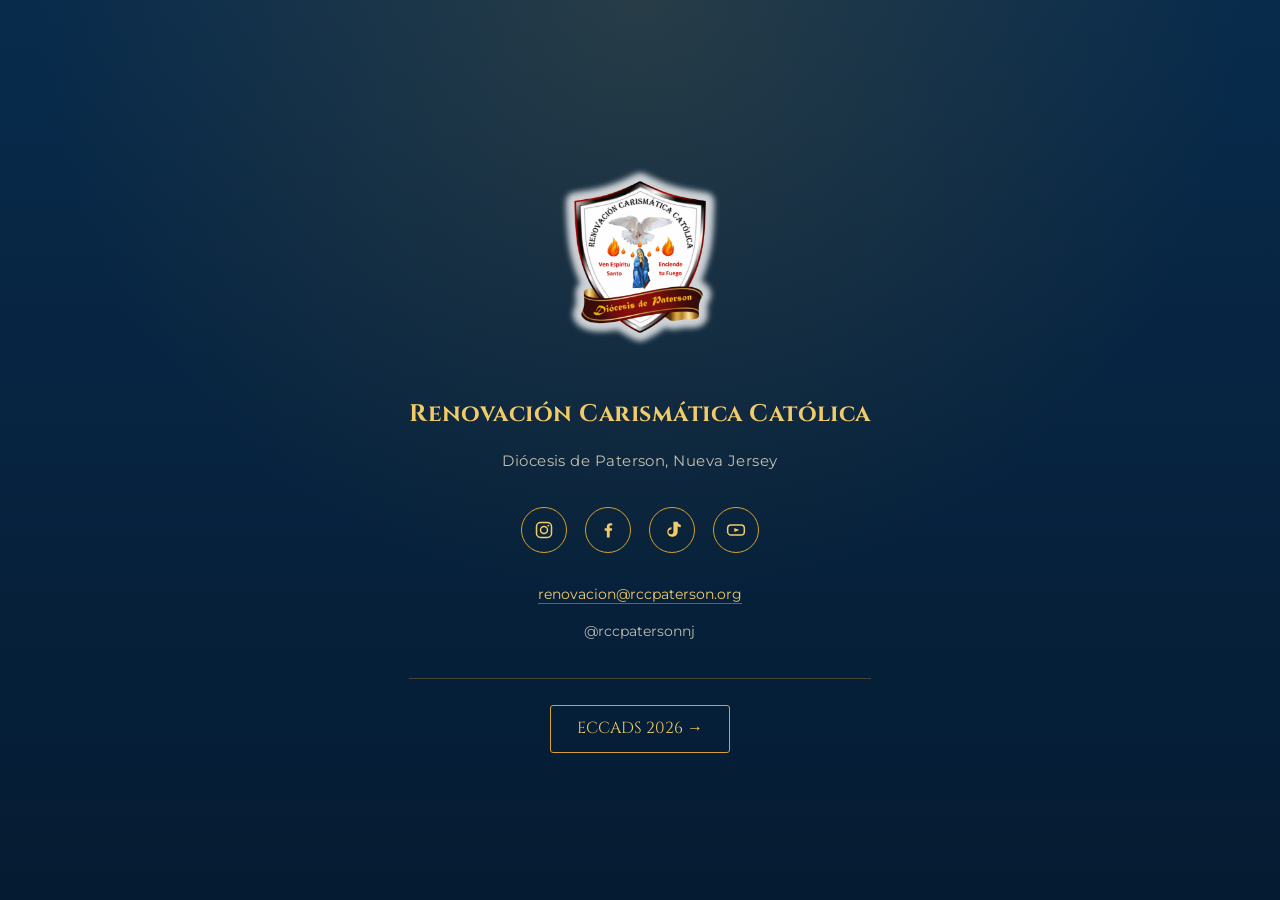
<file: index.html>
<!DOCTYPE html>
<html lang="es">
<head>
<meta charset="UTF-8">
<meta name="viewport" content="width=device-width, initial-scale=1.0">
<title>Renovación Carismática Católica — Diócesis de Paterson</title>
<meta name="description" content="Renovación Carismática Católica de la Diócesis de Paterson, NJ. Encuéntranos en redes sociales.">
<link rel="icon" type="image/x-icon" href="favicon.ico">
<link rel="icon" type="image/png" sizes="32x32" href="assets/img/favicon/favicon-32x32.png">
<link rel="icon" type="image/png" sizes="16x16" href="assets/img/favicon/favicon-16x16.png">
<link rel="apple-touch-icon" href="apple-touch-icon.png">
<link rel="manifest" href="site.webmanifest">
<link rel="preconnect" href="https://fonts.googleapis.com">
<link rel="preconnect" href="https://fonts.gstatic.com" crossorigin>
<link href="https://fonts.googleapis.com/css2?family=Cinzel:wght@500;600;700&family=Montserrat:wght@400;500;600;700&display=swap" rel="stylesheet">
<link rel="stylesheet" href="assets/css/style.css">
</head>
<body class="index-page">

  <div class="index-card">
    <img class="index-logo" src="assets/img/rcc-logo.png" alt="Logo Renovación Carismática Católica de la Diócesis de Paterson">

    <h1>Renovación Carismática Católica</h1>
    <p class="tagline">Diócesis de Paterson, Nueva Jersey</p>

    <div class="social-row" aria-label="Redes sociales">
      <a href="https://instagram.com/rccpatersonnj" target="_blank" rel="noopener" aria-label="Instagram">
        <svg viewBox="0 0 24 24"><rect x="3" y="3" width="18" height="18" rx="5" fill="none" stroke="currentColor" stroke-width="1.8"/><circle cx="12" cy="12" r="4.2" fill="none" stroke="currentColor" stroke-width="1.8"/><circle cx="17.2" cy="6.8" r="1.1" fill="currentColor"/></svg>
      </a>
      <a href="https://facebook.com/rccpatersonnj" target="_blank" rel="noopener" aria-label="Facebook">
        <svg viewBox="0 0 24 24"><path d="M14 21v-8h2.6l.4-3H14V8c0-.9.3-1.5 1.6-1.5H17V4c-.3 0-1.3-.1-2.4-.1-2.4 0-4 1.5-4 4.1V10H8v3h2.6v8h3.4z" fill="currentColor"/></svg>
      </a>
      <a href="https://tiktok.com/@rccpatersonnj" target="_blank" rel="noopener" aria-label="TikTok">
        <svg viewBox="0 0 24 24"><path d="M16 2h2.8c.3 2 1.8 3.5 3.7 3.8v2.9c-1.4 0-2.7-.4-3.7-1.1v6.6c0 3.4-2.7 6-6.1 6a6 6 0 0 1-1.4-11.9v3.1a2.9 2.9 0 1 0 2.4 2.9V2z" fill="currentColor"/></svg>
      </a>
      <a href="https://youtube.com/@rccpatersonnj" target="_blank" rel="noopener" aria-label="YouTube">
        <svg viewBox="0 0 24 24"><rect x="2" y="6" width="20" height="12" rx="4" fill="none" stroke="currentColor" stroke-width="1.8"/><path d="M10 9.5l6 2.5-6 2.5z" fill="currentColor"/></svg>
      </a>
    </div>

    <p class="contact-line">
      <a href="mailto:renovacion@rccpaterson.org">renovacion@rccpaterson.org</a>
    </p>
    <p class="contact-line">@rccpatersonnj</p>

    <div class="index-eccads-link">
      <a href="eccads/index.html">ECCADS 2026 →</a>
    </div>
  </div>

</body>
</html>
</file>
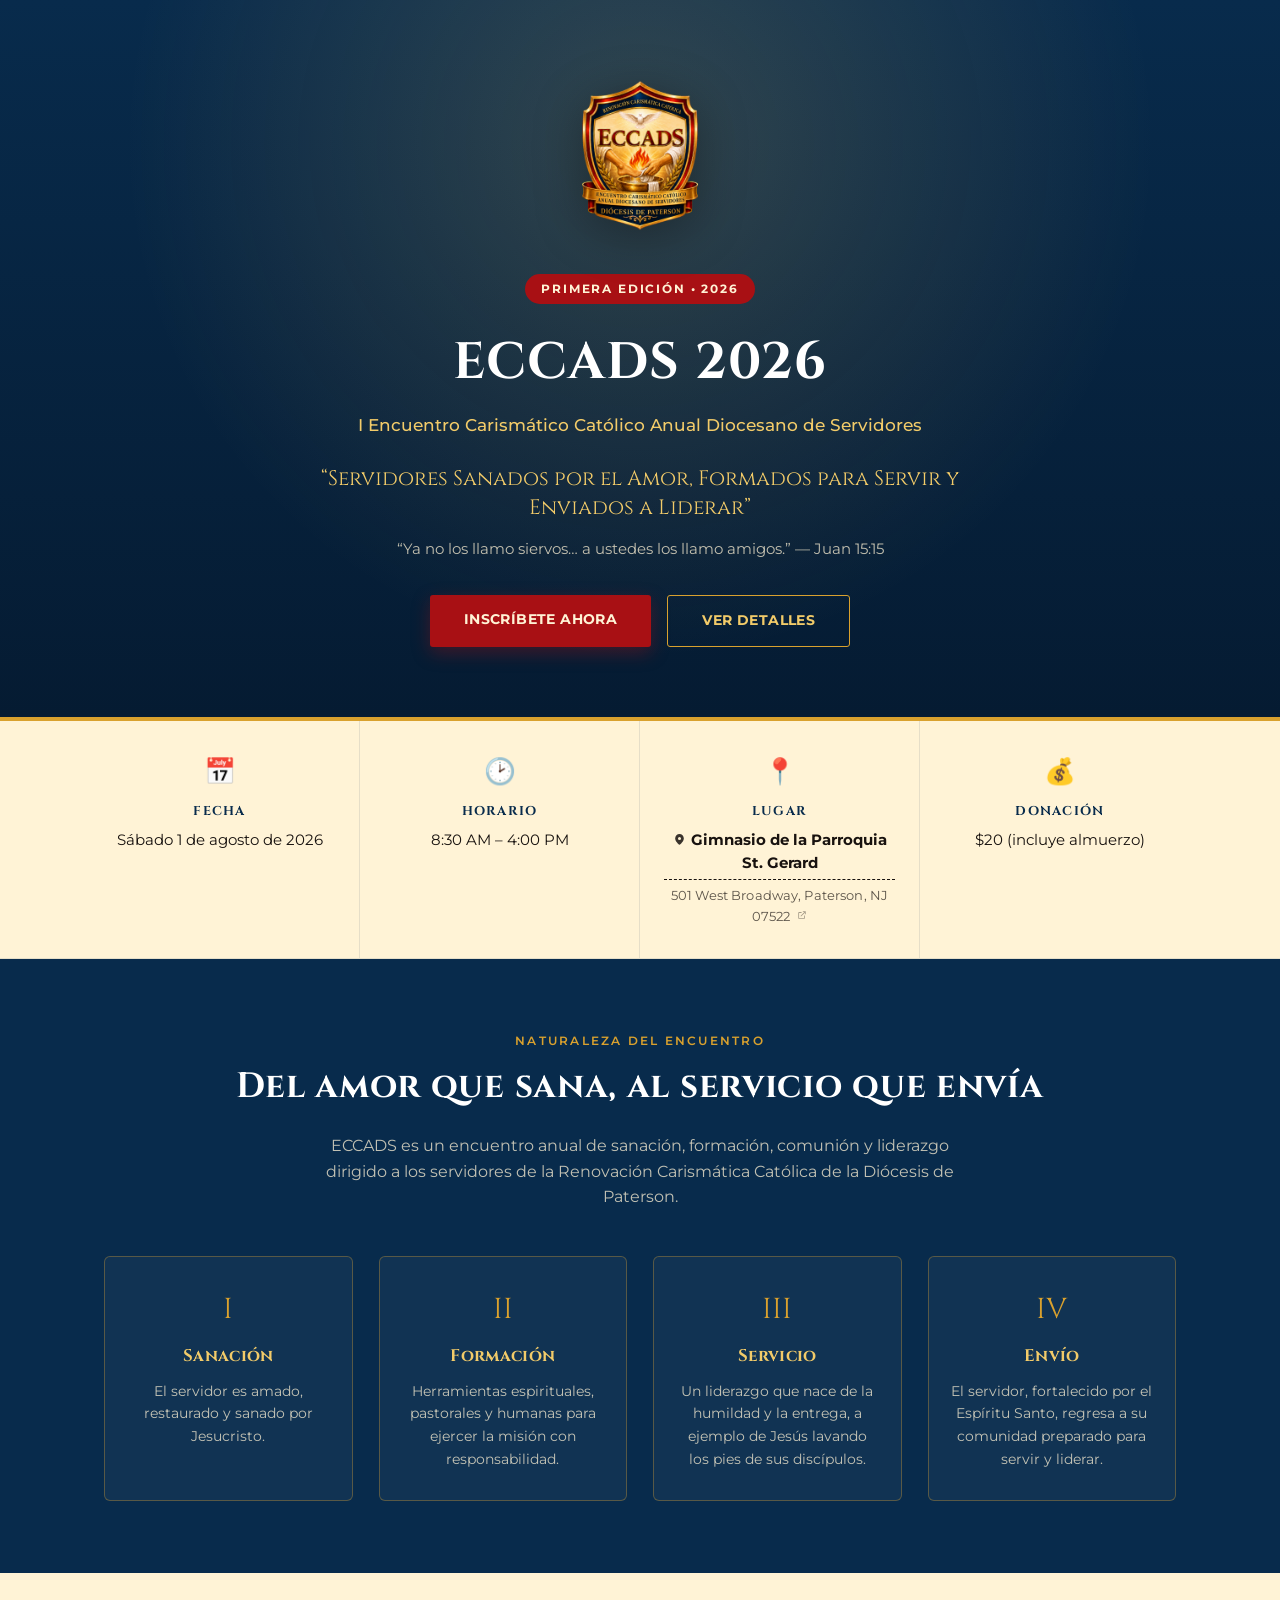
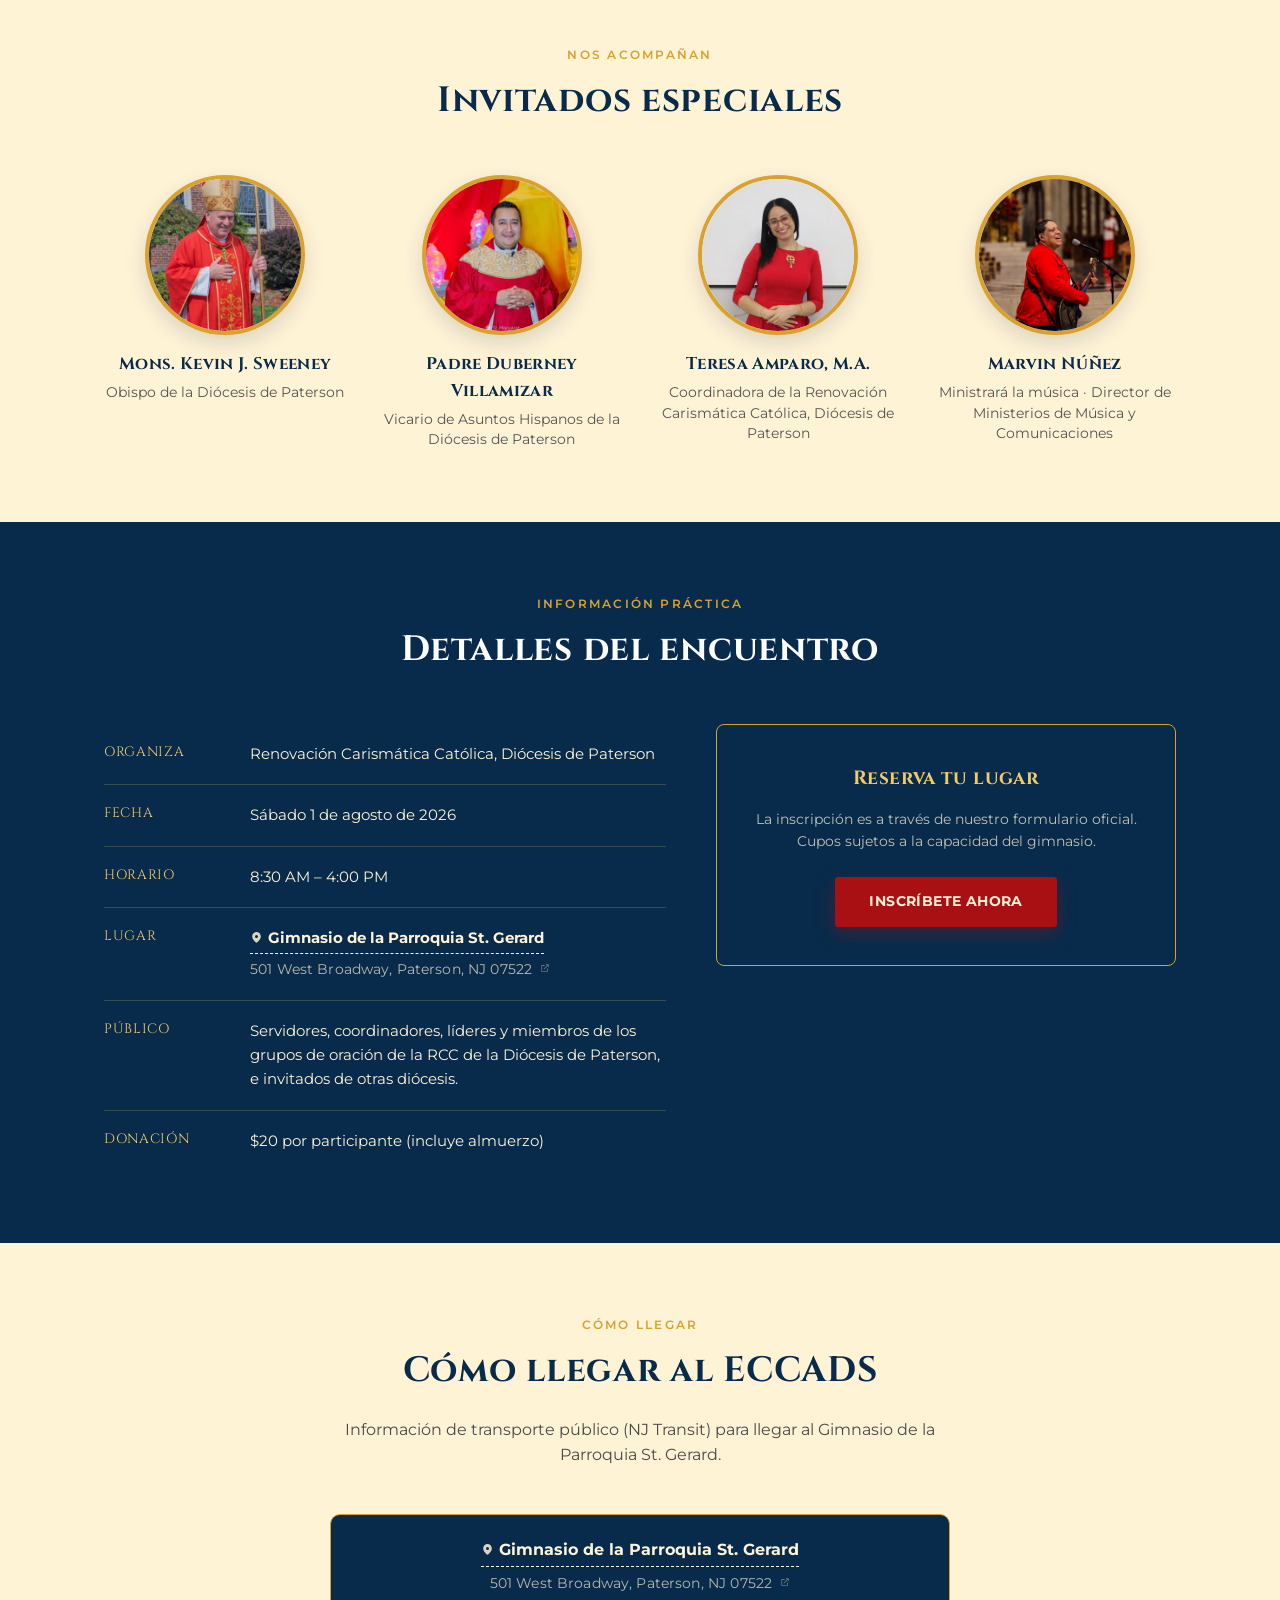
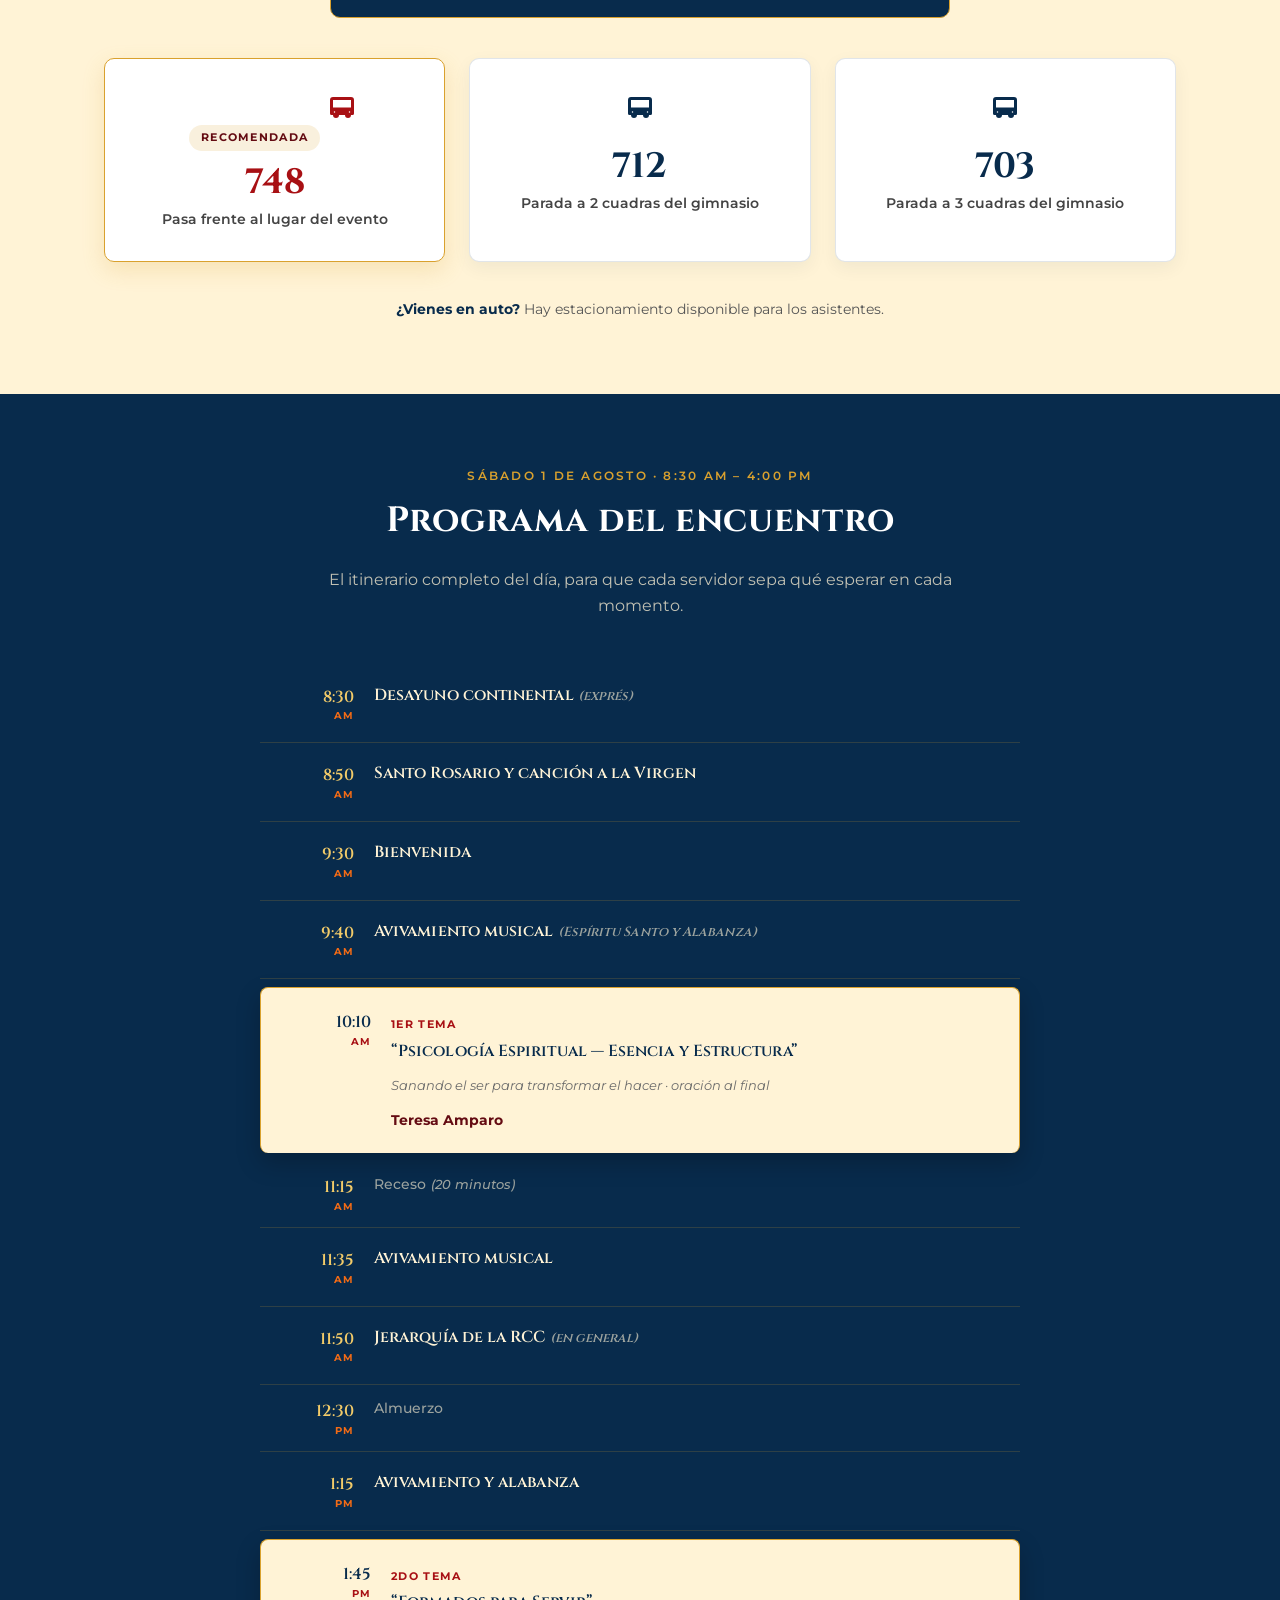
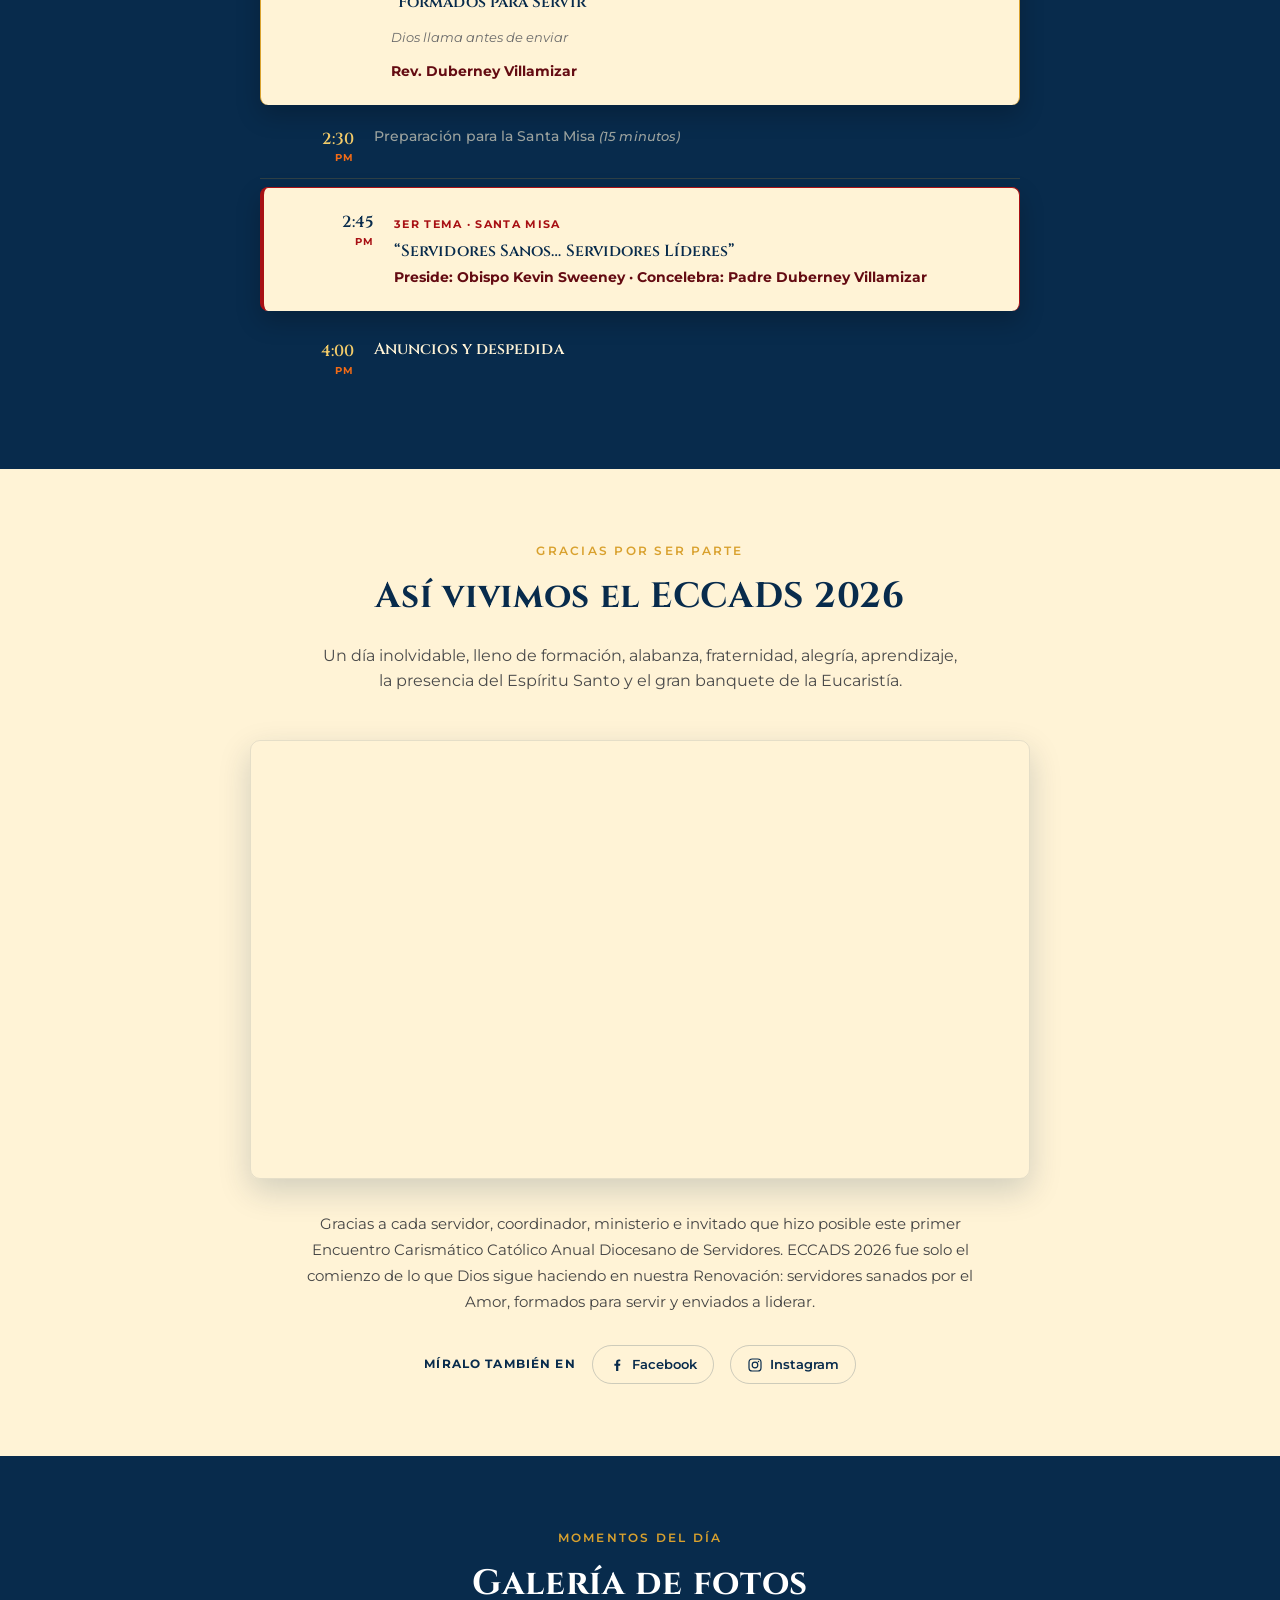
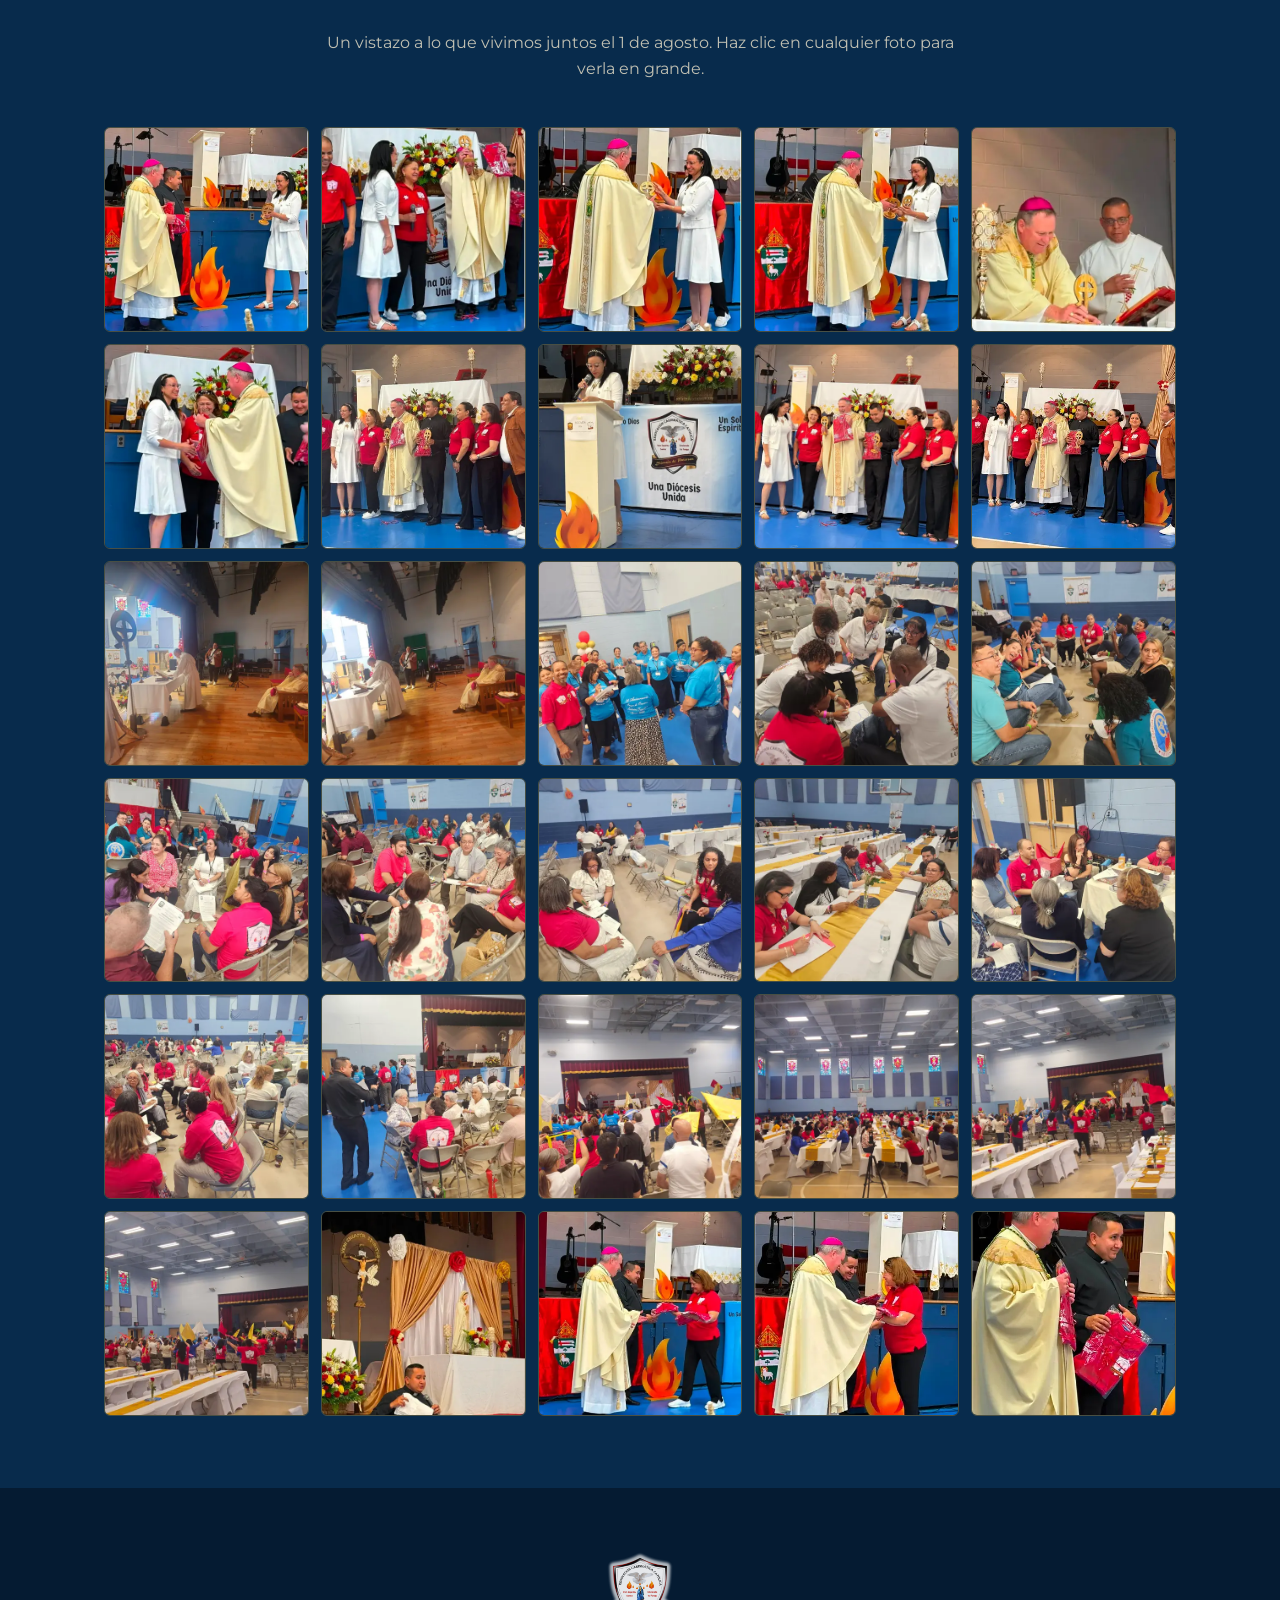
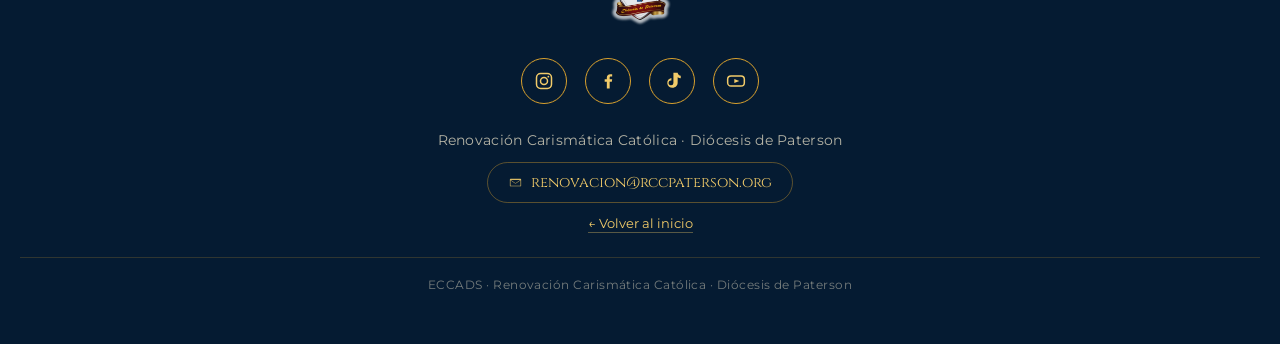
<file: eccads/index.html>
<!DOCTYPE html>
<html lang="es">
<head>
<meta charset="UTF-8">
<meta name="viewport" content="width=device-width, initial-scale=1.0">
<title>ECCADS 2026 — I Encuentro Carismático Católico Anual Diocesano de Servidores</title>
<meta name="description" content="ECCADS 2026: I Encuentro Carismático Católico Anual Diocesano de Servidores. Sábado 1 de agosto de 2026, Gimnasio de la Parroquia St. Gerard, Paterson NJ.">

<meta property="og:type" content="website">
<meta property="og:url" content="https://rccpatersonnj.com/eccads/index.html">
<meta property="og:title" content="ECCADS 2026 — I Encuentro Carismático Católico Anual Diocesano de Servidores">
<meta property="og:description" content="Sábado 1 de agosto de 2026 · Gimnasio de la Parroquia St. Gerard, Paterson NJ. Inscríbete como servidor.">
<meta property="og:image" content="https://rccpatersonnj.com/eccads/og-image.jpg">
<meta property="og:image:width" content="1200">
<meta property="og:image:height" content="630">
<meta property="og:locale" content="es_US">

<meta name="twitter:card" content="summary_large_image">
<meta name="twitter:title" content="ECCADS 2026 — I Encuentro Carismático Católico Anual Diocesano de Servidores">
<meta name="twitter:description" content="Sábado 1 de agosto de 2026 · Gimnasio de la Parroquia St. Gerard, Paterson NJ. Inscríbete como servidor.">
<meta name="twitter:image" content="https://rccpatersonnj.com/eccads/og-image.jpg">

<link rel="icon" type="image/x-icon" href="../favicon.ico">
<link rel="icon" type="image/png" sizes="32x32" href="../assets/img/favicon/favicon-32x32.png">
<link rel="icon" type="image/png" sizes="16x16" href="../assets/img/favicon/favicon-16x16.png">
<link rel="apple-touch-icon" href="../apple-touch-icon.png">
<link rel="manifest" href="../site.webmanifest">
<link rel="preconnect" href="https://fonts.googleapis.com">
<link rel="preconnect" href="https://fonts.gstatic.com" crossorigin>
<link href="https://fonts.googleapis.com/css2?family=Cinzel:wght@500;600;700&family=Montserrat:wght@400;500;600;700&display=swap" rel="stylesheet">
<link rel="stylesheet" href="../assets/css/style.css">
</head>
<body class="eccads-page">

  <header class="hero">
    <div class="container">
      <img class="hero-logo" src="../assets/img/eccads-logo.png" alt="Logo oficial ECCADS">
      <span class="hero-edition">Primera Edición • 2026</span>
      <h1>ECCADS 2026</h1>
      <p class="full-name">I Encuentro Carismático Católico Anual Diocesano de Servidores</p>
      <p class="lema">&ldquo;Servidores Sanados por el Amor, Formados para Servir y Enviados a Liderar&rdquo;</p>
      <p class="verse">&ldquo;Ya no los llamo siervos&hellip; a ustedes los llamo amigos.&rdquo; — Juan 15:15</p>
      <div class="hero-cta">
        <a class="btn btn-primary" href="https://docs.google.com/forms/d/e/1FAIpQLSfWGhpYGumYRJthksFz5ZXPfr_h_rZX-LJPcoXhKN2o6TywMg/viewform" target="_blank" rel="noopener">Inscríbete ahora</a>
        <a class="btn btn-outline" href="#detalles">Ver detalles</a>
      </div>
    </div>
  </header>

  <div class="info-strip">
    <div class="container">
      <div class="info-item">
        <div class="icon">&#128197;</div>
        <h3>Fecha</h3>
        <p>Sábado 1 de agosto de 2026</p>
      </div>
      <div class="info-item">
        <div class="icon">&#128337;</div>
        <h3>Horario</h3>
        <p>8:30 AM – 4:00 PM</p>
      </div>
      <div class="info-item">
        <div class="icon">&#128205;</div>
        <h3>Lugar</h3>
        <p>
          <a class="map-link" href="https://maps.app.goo.gl/U6GXB4sNfSgPW2qm9" target="_blank" rel="noopener" aria-label="Abrir ubicación en el mapa">
            <span class="map-venue"><svg class="pin-icon" viewBox="0 0 24 24"><path d="M12 2C7.6 2 4 5.6 4 10c0 5.4 6.9 11.1 7.2 11.4a1.2 1.2 0 0 0 1.6 0C13.1 21.1 20 15.4 20 10c0-4.4-3.6-8-8-8zm0 10.8A2.8 2.8 0 1 1 12 7.2a2.8 2.8 0 0 1 0 5.6z"/></svg>Gimnasio de la Parroquia St. Gerard</span>
            <span class="map-address">501 West Broadway, Paterson, NJ 07522 <svg class="go-icon" viewBox="0 0 24 24"><path d="M14 3h7v7h-2V6.4l-9.3 9.3-1.4-1.4L17.6 5H14V3zM5 5h6v2H5v12h12v-6h2v6a2 2 0 0 1-2 2H5a2 2 0 0 1-2-2V7a2 2 0 0 1 2-2z"/></svg></span>
          </a>
        </p>
      </div>
      <div class="info-item">
        <div class="icon">&#128176;</div>
        <h3>Donación</h3>
        <p>$20 (incluye almuerzo)</p>
      </div>
    </div>
  </div>

  <section class="bg-navy" id="proposito">
    <div class="container">
      <div class="section-title">
        <span class="eyebrow">Naturaleza del encuentro</span>
        <h2>Del amor que sana, al servicio que envía</h2>
        <p>ECCADS es un encuentro anual de sanación, formación, comunión y liderazgo dirigido a los servidores de la Renovación Carismática Católica de la Diócesis de Paterson.</p>
      </div>
      <div class="pillars">
        <div class="pillar">
          <div class="num">I</div>
          <h3>Sanación</h3>
          <p>El servidor es amado, restaurado y sanado por Jesucristo.</p>
        </div>
        <div class="pillar">
          <div class="num">II</div>
          <h3>Formación</h3>
          <p>Herramientas espirituales, pastorales y humanas para ejercer la misión con responsabilidad.</p>
        </div>
        <div class="pillar">
          <div class="num">III</div>
          <h3>Servicio</h3>
          <p>Un liderazgo que nace de la humildad y la entrega, a ejemplo de Jesús lavando los pies de sus discípulos.</p>
        </div>
        <div class="pillar">
          <div class="num">IV</div>
          <h3>Envío</h3>
          <p>El servidor, fortalecido por el Espíritu Santo, regresa a su comunidad preparado para servir y liderar.</p>
        </div>
      </div>
    </div>
  </section>

  <section id="invitados">
    <div class="container">
      <div class="section-title">
        <span class="eyebrow">Nos acompañan</span>
        <h2>Invitados especiales</h2>
      </div>
      <div class="guests-grid">
        <div class="guest-card">
          <div class="guest-photo"><img src="../assets/img/guest-obispo-sweeney-sq.webp" alt="Monseñor Kevin J. Sweeney"></div>
          <h3>Mons. Kevin J. Sweeney</h3>
          <p>Obispo de la Diócesis de Paterson</p>
        </div>
        <div class="guest-card">
          <div class="guest-photo"><img src="../assets/img/guest-padre-villamizar-sq.webp" alt="Padre Duberney Villamizar"></div>
          <h3>Padre Duberney Villamizar</h3>
          <p>Vicario de Asuntos Hispanos de la Diócesis de Paterson</p>
        </div>
        <div class="guest-card">
          <div class="guest-photo"><img src="../assets/img/guest-teresa-amparo-sq.webp" alt="Teresa Amparo"></div>
          <h3>Teresa Amparo, M.A.</h3>
          <p>Coordinadora de la Renovación Carismática Católica, Diócesis de Paterson</p>
        </div>
        <div class="guest-card">
          <div class="guest-photo"><img src="../assets/img/guest-marvin-nunez-sq.webp" alt="Marvin Núñez"></div>
          <h3>Marvin Núñez</h3>
          <p>Ministrará la música · Director de Ministerios de Música y Comunicaciones</p>
        </div>
      </div>
    </div>
  </section>

  <section class="bg-navy" id="detalles">
    <div class="container">
      <div class="section-title">
        <span class="eyebrow">Información práctica</span>
        <h2>Detalles del encuentro</h2>
      </div>
      <div class="details-grid">
        <ul class="details-list">
          <li><span class="label">Organiza</span><span class="value">Renovación Carismática Católica, Diócesis de Paterson</span></li>
          <li><span class="label">Fecha</span><span class="value">Sábado 1 de agosto de 2026</span></li>
          <li><span class="label">Horario</span><span class="value">8:30 AM – 4:00 PM</span></li>
          <li><span class="label">Lugar</span><span class="value">
            <a class="map-link" href="https://maps.app.goo.gl/U6GXB4sNfSgPW2qm9" target="_blank" rel="noopener" aria-label="Abrir ubicación en el mapa">
              <span class="map-venue"><svg class="pin-icon" viewBox="0 0 24 24"><path d="M12 2C7.6 2 4 5.6 4 10c0 5.4 6.9 11.1 7.2 11.4a1.2 1.2 0 0 0 1.6 0C13.1 21.1 20 15.4 20 10c0-4.4-3.6-8-8-8zm0 10.8A2.8 2.8 0 1 1 12 7.2a2.8 2.8 0 0 1 0 5.6z"/></svg>Gimnasio de la Parroquia St. Gerard</span>
              <span class="map-address">501 West Broadway, Paterson, NJ 07522 <svg class="go-icon" viewBox="0 0 24 24"><path d="M14 3h7v7h-2V6.4l-9.3 9.3-1.4-1.4L17.6 5H14V3zM5 5h6v2H5v12h12v-6h2v6a2 2 0 0 1-2 2H5a2 2 0 0 1-2-2V7a2 2 0 0 1 2-2z"/></svg></span>
            </a>
          </span></li>
          <li><span class="label">Público</span><span class="value">Servidores, coordinadores, líderes y miembros de los grupos de oración de la RCC de la Diócesis de Paterson, e invitados de otras diócesis.</span></li>
          <li><span class="label">Donación</span><span class="value">$20 por participante (incluye almuerzo)</span></li>
        </ul>
        <div class="reg-box">
          <h3>Reserva tu lugar</h3>
          <p>La inscripción es a través de nuestro formulario oficial. Cupos sujetos a la capacidad del gimnasio.</p>
          <a class="btn btn-primary" href="https://docs.google.com/forms/d/e/1FAIpQLSfWGhpYGumYRJthksFz5ZXPfr_h_rZX-LJPcoXhKN2o6TywMg/viewform" target="_blank" rel="noopener">Inscríbete ahora</a>
        </div>
      </div>
    </div>
  </section>

  <section id="como-llegar">
    <div class="container">
      <div class="section-title">
        <span class="eyebrow">Cómo llegar</span>
        <h2>Cómo llegar al ECCADS</h2>
        <p>Información de transporte público (NJ Transit) para llegar al Gimnasio de la Parroquia St. Gerard.</p>
      </div>

      <div class="transport-location">
        <a class="map-link" href="https://maps.app.goo.gl/U6GXB4sNfSgPW2qm9" target="_blank" rel="noopener" aria-label="Abrir ubicación en el mapa">
          <span class="map-venue"><svg class="pin-icon" viewBox="0 0 24 24"><path d="M12 2C7.6 2 4 5.6 4 10c0 5.4 6.9 11.1 7.2 11.4a1.2 1.2 0 0 0 1.6 0C13.1 21.1 20 15.4 20 10c0-4.4-3.6-8-8-8zm0 10.8A2.8 2.8 0 1 1 12 7.2a2.8 2.8 0 0 1 0 5.6z"/></svg>Gimnasio de la Parroquia St. Gerard</span>
          <span class="map-address">501 West Broadway, Paterson, NJ 07522 <svg class="go-icon" viewBox="0 0 24 24"><path d="M14 3h7v7h-2V6.4l-9.3 9.3-1.4-1.4L17.6 5H14V3zM5 5h6v2H5v12h12v-6h2v6a2 2 0 0 1-2 2H5a2 2 0 0 1-2-2V7a2 2 0 0 1 2-2z"/></svg></span>
        </a>
      </div>

      <div class="transport-grid">
        <div class="transport-card transport-card--recommended">
          <span class="transport-tag">Recomendada</span>
          <svg class="bus-icon" viewBox="0 0 24 24"><path d="M4 6a2 2 0 0 1 2-2h12a2 2 0 0 1 2 2v9a1 1 0 0 1-1 1h-1a2 2 0 1 1-4 0H10a2 2 0 1 1-4 0H5a1 1 0 0 1-1-1V6zm2 0v5h12V6H6zm1 8.5a.5.5 0 1 0 0-1 .5.5 0 0 0 0 1zm10 0a.5.5 0 1 0 0-1 .5.5 0 0 0 0 1z"/></svg>
          <div class="route-num">748</div>
          <p class="route-note">Pasa frente al lugar del evento</p>
        </div>
        <div class="transport-card">
          <svg class="bus-icon" viewBox="0 0 24 24"><path d="M4 6a2 2 0 0 1 2-2h12a2 2 0 0 1 2 2v9a1 1 0 0 1-1 1h-1a2 2 0 1 1-4 0H10a2 2 0 1 1-4 0H5a1 1 0 0 1-1-1V6zm2 0v5h12V6H6zm1 8.5a.5.5 0 1 0 0-1 .5.5 0 0 0 0 1zm10 0a.5.5 0 1 0 0-1 .5.5 0 0 0 0 1z"/></svg>
          <div class="route-num">712</div>
          <p class="route-note">Parada a 2 cuadras del gimnasio</p>
        </div>
        <div class="transport-card">
          <svg class="bus-icon" viewBox="0 0 24 24"><path d="M4 6a2 2 0 0 1 2-2h12a2 2 0 0 1 2 2v9a1 1 0 0 1-1 1h-1a2 2 0 1 1-4 0H10a2 2 0 1 1-4 0H5a1 1 0 0 1-1-1V6zm2 0v5h12V6H6zm1 8.5a.5.5 0 1 0 0-1 .5.5 0 0 0 0 1zm10 0a.5.5 0 1 0 0-1 .5.5 0 0 0 0 1z"/></svg>
          <div class="route-num">703</div>
          <p class="route-note">Parada a 3 cuadras del gimnasio</p>
        </div>
      </div>

      <p class="transport-note"><strong>¿Vienes en auto?</strong> Hay estacionamiento disponible para los asistentes.</p>
    </div>
  </section>

  <section class="bg-navy" id="programa">
    <div class="container">
      <div class="section-title">
        <span class="eyebrow">Sábado 1 de agosto · 8:30 AM – 4:00 PM</span>
        <h2>Programa del encuentro</h2>
        <p>El itinerario completo del día, para que cada servidor sepa qué esperar en cada momento.</p>
      </div>

      <div class="schedule">
        <div class="schedule-item">
          <div class="schedule-time">8:30<span>AM</span></div>
          <div class="schedule-content">
            <h4>Desayuno continental <span class="schedule-note">(exprés)</span></h4>
          </div>
        </div>

        <div class="schedule-item">
          <div class="schedule-time">8:50<span>AM</span></div>
          <div class="schedule-content">
            <h4>Santo Rosario y canción a la Virgen</h4>
          </div>
        </div>

        <div class="schedule-item">
          <div class="schedule-time">9:30<span>AM</span></div>
          <div class="schedule-content">
            <h4>Bienvenida</h4>
          </div>
        </div>

        <div class="schedule-item">
          <div class="schedule-time">9:40<span>AM</span></div>
          <div class="schedule-content">
            <h4>Avivamiento musical <span class="schedule-note">(Espíritu Santo y Alabanza)</span></h4>
          </div>
        </div>

        <div class="schedule-item schedule-item--tema">
          <div class="schedule-time">10:10<span>AM</span></div>
          <div class="schedule-content">
            <span class="schedule-badge">1er tema</span>
            <h4>&ldquo;Psicología Espiritual — Esencia y Estructura&rdquo;</h4>
            <p class="schedule-note">Sanando el ser para transformar el hacer · oración al final</p>
            <p class="schedule-people">Teresa Amparo</p>
          </div>
        </div>

        <div class="schedule-item schedule-item--break">
          <div class="schedule-time">11:15<span>AM</span></div>
          <div class="schedule-content"><h4>Receso <span class="schedule-note">(20 minutos)</span></h4></div>
        </div>

        <div class="schedule-item">
          <div class="schedule-time">11:35<span>AM</span></div>
          <div class="schedule-content">
            <h4>Avivamiento musical</h4>
          </div>
        </div>

        <div class="schedule-item">
          <div class="schedule-time">11:50<span>AM</span></div>
          <div class="schedule-content">
            <h4>Jerarquía de la RCC <span class="schedule-note">(en general)</span></h4>
          </div>
        </div>

        <div class="schedule-item schedule-item--break">
          <div class="schedule-time">12:30<span>PM</span></div>
          <div class="schedule-content"><h4>Almuerzo</h4></div>
        </div>

        <div class="schedule-item">
          <div class="schedule-time">1:15<span>PM</span></div>
          <div class="schedule-content">
            <h4>Avivamiento y alabanza</h4>
          </div>
        </div>

        <div class="schedule-item schedule-item--tema">
          <div class="schedule-time">1:45<span>PM</span></div>
          <div class="schedule-content">
            <span class="schedule-badge">2do tema</span>
            <h4>&ldquo;Formados para Servir&rdquo;</h4>
            <p class="schedule-note">Dios llama antes de enviar</p>
            <p class="schedule-people">Rev. Duberney Villamizar</p>
          </div>
        </div>

        <div class="schedule-item schedule-item--break">
          <div class="schedule-time">2:30<span>PM</span></div>
          <div class="schedule-content"><h4>Preparación para la Santa Misa <span class="schedule-note">(15 minutos)</span></h4></div>
        </div>

        <div class="schedule-item schedule-item--tema schedule-item--misa">
          <div class="schedule-time">2:45<span>PM</span></div>
          <div class="schedule-content">
            <span class="schedule-badge">3er tema · Santa Misa</span>
            <h4>&ldquo;Servidores Sanos&hellip; Servidores Líderes&rdquo;</h4>
            <p class="schedule-people">Preside: Obispo Kevin Sweeney · Concelebra: Padre Duberney Villamizar</p>
          </div>
        </div>

        <div class="schedule-item">
          <div class="schedule-time">4:00<span>PM</span></div>
          <div class="schedule-content"><h4>Anuncios y despedida</h4></div>
        </div>
      </div>
    </div>
  </section>

  <section id="resumen">
    <div class="container">
      <div class="section-title">
        <span class="eyebrow">Gracias por ser parte</span>
        <h2>Así vivimos el ECCADS 2026</h2>
        <p>Un día inolvidable, lleno de formación, alabanza, fraternidad, alegría, aprendizaje, la presencia del Espíritu Santo y el gran banquete de la Eucaristía.</p>
      </div>

      <div class="video-wrap">
        <iframe src="https://www.youtube.com/embed/Z76fzcke5Qw" title="Resumen oficial ECCADS 2026" frameborder="0" allow="accelerometer; autoplay; clipboard-write; encrypted-media; gyroscope; picture-in-picture; web-share" allowfullscreen loading="lazy"></iframe>
      </div>

      <p class="resumen-text">Gracias a cada servidor, coordinador, ministerio e invitado que hizo posible este primer Encuentro Carismático Católico Anual Diocesano de Servidores. ECCADS 2026 fue solo el comienzo de lo que Dios sigue haciendo en nuestra Renovación: servidores sanados por el Amor, formados para servir y enviados a liderar.</p>

      <div class="resumen-share">
        <span>Míralo también en</span>
        <a href="https://www.facebook.com/share/v/1BRZcTJezv/" target="_blank" rel="noopener" aria-label="Ver en Facebook">
          <svg viewBox="0 0 24 24"><path d="M14 21v-8h2.6l.4-3H14V8c0-.9.3-1.5 1.6-1.5H17V4c-.3 0-1.3-.1-2.4-.1-2.4 0-4 1.5-4 4.1V10H8v3h2.6v8h3.4z" fill="currentColor"/></svg>
          Facebook
        </a>
        <a href="https://www.instagram.com/p/DboXyu6HHKV/" target="_blank" rel="noopener" aria-label="Ver en Instagram">
          <svg viewBox="0 0 24 24"><rect x="3" y="3" width="18" height="18" rx="5" fill="none" stroke="currentColor" stroke-width="1.8"/><circle cx="12" cy="12" r="4.2" fill="none" stroke="currentColor" stroke-width="1.8"/><circle cx="17.2" cy="6.8" r="1.1" fill="currentColor"/></svg>
          Instagram
        </a>
      </div>
    </div>
  </section>

  <section class="bg-navy" id="galeria">
    <div class="container">
      <div class="section-title">
        <span class="eyebrow">Momentos del día</span>
        <h2>Galería de fotos</h2>
        <p>Un vistazo a lo que vivimos juntos el 1 de agosto. Haz clic en cualquier foto para verla en grande.</p>
      </div>

      <div class="gallery-grid">
        <a class="gallery-item" href="../assets/img/eccads/galeria/full/eccads-01.webp">
          <img src="../assets/img/eccads/galeria/thumbs/eccads-01.webp" alt="Foto 1 del ECCADS 2026" loading="lazy">
        </a>
        <a class="gallery-item" href="../assets/img/eccads/galeria/full/eccads-02.webp">
          <img src="../assets/img/eccads/galeria/thumbs/eccads-02.webp" alt="Foto 2 del ECCADS 2026" loading="lazy">
        </a>
        <a class="gallery-item" href="../assets/img/eccads/galeria/full/eccads-03.webp">
          <img src="../assets/img/eccads/galeria/thumbs/eccads-03.webp" alt="Foto 3 del ECCADS 2026" loading="lazy">
        </a>
        <a class="gallery-item" href="../assets/img/eccads/galeria/full/eccads-04.webp">
          <img src="../assets/img/eccads/galeria/thumbs/eccads-04.webp" alt="Foto 4 del ECCADS 2026" loading="lazy">
        </a>
        <a class="gallery-item" href="../assets/img/eccads/galeria/full/eccads-05.webp">
          <img src="../assets/img/eccads/galeria/thumbs/eccads-05.webp" alt="Foto 5 del ECCADS 2026" loading="lazy">
        </a>
        <a class="gallery-item" href="../assets/img/eccads/galeria/full/eccads-06.webp">
          <img src="../assets/img/eccads/galeria/thumbs/eccads-06.webp" alt="Foto 6 del ECCADS 2026" loading="lazy">
        </a>
        <a class="gallery-item" href="../assets/img/eccads/galeria/full/eccads-07.webp">
          <img src="../assets/img/eccads/galeria/thumbs/eccads-07.webp" alt="Foto 7 del ECCADS 2026" loading="lazy">
        </a>
        <a class="gallery-item" href="../assets/img/eccads/galeria/full/eccads-08.webp">
          <img src="../assets/img/eccads/galeria/thumbs/eccads-08.webp" alt="Foto 8 del ECCADS 2026" loading="lazy">
        </a>
        <a class="gallery-item" href="../assets/img/eccads/galeria/full/eccads-09.webp">
          <img src="../assets/img/eccads/galeria/thumbs/eccads-09.webp" alt="Foto 9 del ECCADS 2026" loading="lazy">
        </a>
        <a class="gallery-item" href="../assets/img/eccads/galeria/full/eccads-10.webp">
          <img src="../assets/img/eccads/galeria/thumbs/eccads-10.webp" alt="Foto 10 del ECCADS 2026" loading="lazy">
        </a>
        <a class="gallery-item" href="../assets/img/eccads/galeria/full/eccads-11.webp">
          <img src="../assets/img/eccads/galeria/thumbs/eccads-11.webp" alt="Foto 11 del ECCADS 2026" loading="lazy">
        </a>
        <a class="gallery-item" href="../assets/img/eccads/galeria/full/eccads-12.webp">
          <img src="../assets/img/eccads/galeria/thumbs/eccads-12.webp" alt="Foto 12 del ECCADS 2026" loading="lazy">
        </a>
        <a class="gallery-item" href="../assets/img/eccads/galeria/full/eccads-13.webp">
          <img src="../assets/img/eccads/galeria/thumbs/eccads-13.webp" alt="Foto 13 del ECCADS 2026" loading="lazy">
        </a>
        <a class="gallery-item" href="../assets/img/eccads/galeria/full/eccads-14.webp">
          <img src="../assets/img/eccads/galeria/thumbs/eccads-14.webp" alt="Foto 14 del ECCADS 2026" loading="lazy">
        </a>
        <a class="gallery-item" href="../assets/img/eccads/galeria/full/eccads-15.webp">
          <img src="../assets/img/eccads/galeria/thumbs/eccads-15.webp" alt="Foto 15 del ECCADS 2026" loading="lazy">
        </a>
        <a class="gallery-item" href="../assets/img/eccads/galeria/full/eccads-16.webp">
          <img src="../assets/img/eccads/galeria/thumbs/eccads-16.webp" alt="Foto 16 del ECCADS 2026" loading="lazy">
        </a>
        <a class="gallery-item" href="../assets/img/eccads/galeria/full/eccads-17.webp">
          <img src="../assets/img/eccads/galeria/thumbs/eccads-17.webp" alt="Foto 17 del ECCADS 2026" loading="lazy">
        </a>
        <a class="gallery-item" href="../assets/img/eccads/galeria/full/eccads-18.webp">
          <img src="../assets/img/eccads/galeria/thumbs/eccads-18.webp" alt="Foto 18 del ECCADS 2026" loading="lazy">
        </a>
        <a class="gallery-item" href="../assets/img/eccads/galeria/full/eccads-19.webp">
          <img src="../assets/img/eccads/galeria/thumbs/eccads-19.webp" alt="Foto 19 del ECCADS 2026" loading="lazy">
        </a>
        <a class="gallery-item" href="../assets/img/eccads/galeria/full/eccads-20.webp">
          <img src="../assets/img/eccads/galeria/thumbs/eccads-20.webp" alt="Foto 20 del ECCADS 2026" loading="lazy">
        </a>
        <a class="gallery-item" href="../assets/img/eccads/galeria/full/eccads-21.webp">
          <img src="../assets/img/eccads/galeria/thumbs/eccads-21.webp" alt="Foto 21 del ECCADS 2026" loading="lazy">
        </a>
        <a class="gallery-item" href="../assets/img/eccads/galeria/full/eccads-22.webp">
          <img src="../assets/img/eccads/galeria/thumbs/eccads-22.webp" alt="Foto 22 del ECCADS 2026" loading="lazy">
        </a>
        <a class="gallery-item" href="../assets/img/eccads/galeria/full/eccads-23.webp">
          <img src="../assets/img/eccads/galeria/thumbs/eccads-23.webp" alt="Foto 23 del ECCADS 2026" loading="lazy">
        </a>
        <a class="gallery-item" href="../assets/img/eccads/galeria/full/eccads-24.webp">
          <img src="../assets/img/eccads/galeria/thumbs/eccads-24.webp" alt="Foto 24 del ECCADS 2026" loading="lazy">
        </a>
        <a class="gallery-item" href="../assets/img/eccads/galeria/full/eccads-25.webp">
          <img src="../assets/img/eccads/galeria/thumbs/eccads-25.webp" alt="Foto 25 del ECCADS 2026" loading="lazy">
        </a>
        <a class="gallery-item" href="../assets/img/eccads/galeria/full/eccads-26.webp">
          <img src="../assets/img/eccads/galeria/thumbs/eccads-26.webp" alt="Foto 26 del ECCADS 2026" loading="lazy">
        </a>
        <a class="gallery-item" href="../assets/img/eccads/galeria/full/eccads-27.webp">
          <img src="../assets/img/eccads/galeria/thumbs/eccads-27.webp" alt="Foto 27 del ECCADS 2026" loading="lazy">
        </a>
        <a class="gallery-item" href="../assets/img/eccads/galeria/full/eccads-28.webp">
          <img src="../assets/img/eccads/galeria/thumbs/eccads-28.webp" alt="Foto 28 del ECCADS 2026" loading="lazy">
        </a>
        <a class="gallery-item" href="../assets/img/eccads/galeria/full/eccads-29.webp">
          <img src="../assets/img/eccads/galeria/thumbs/eccads-29.webp" alt="Foto 29 del ECCADS 2026" loading="lazy">
        </a>
        <a class="gallery-item" href="../assets/img/eccads/galeria/full/eccads-30.webp">
          <img src="../assets/img/eccads/galeria/thumbs/eccads-30.webp" alt="Foto 30 del ECCADS 2026" loading="lazy">
        </a>
      </div>
    </div>
  </section>

  <footer class="site-footer">
    <img class="footer-logo" src="../assets/img/rcc-logo.png" alt="Logo RCC Paterson NJ">
    <div class="social-row" aria-label="Redes sociales">
      <a href="https://instagram.com/rccpatersonnj" target="_blank" rel="noopener" aria-label="Instagram">
        <svg viewBox="0 0 24 24"><rect x="3" y="3" width="18" height="18" rx="5" fill="none" stroke="currentColor" stroke-width="1.8"/><circle cx="12" cy="12" r="4.2" fill="none" stroke="currentColor" stroke-width="1.8"/><circle cx="17.2" cy="6.8" r="1.1" fill="currentColor"/></svg>
      </a>
      <a href="https://facebook.com/rccpatersonnj" target="_blank" rel="noopener" aria-label="Facebook">
        <svg viewBox="0 0 24 24"><path d="M14 21v-8h2.6l.4-3H14V8c0-.9.3-1.5 1.6-1.5H17V4c-.3 0-1.3-.1-2.4-.1-2.4 0-4 1.5-4 4.1V10H8v3h2.6v8h3.4z" fill="currentColor"/></svg>
      </a>
      <a href="https://tiktok.com/@rccpatersonnj" target="_blank" rel="noopener" aria-label="TikTok">
        <svg viewBox="0 0 24 24"><path d="M16 2h2.8c.3 2 1.8 3.5 3.7 3.8v2.9c-1.4 0-2.7-.4-3.7-1.1v6.6c0 3.4-2.7 6-6.1 6a6 6 0 0 1-1.4-11.9v3.1a2.9 2.9 0 1 0 2.4 2.9V2z" fill="currentColor"/></svg>
      </a>
      <a href="https://youtube.com/@rccpatersonnj" target="_blank" rel="noopener" aria-label="YouTube">
        <svg viewBox="0 0 24 24"><rect x="2" y="6" width="20" height="12" rx="4" fill="none" stroke="currentColor" stroke-width="1.8"/><path d="M10 9.5l6 2.5-6 2.5z" fill="currentColor"/></svg>
      </a>
    </div>
    <p class="footer-org">Renovación Carismática Católica &middot; Diócesis de Paterson</p>
    <p class="footer-email">
      <a href="mailto:renovacion@rccpaterson.org">
        <svg class="mail-icon" viewBox="0 0 24 24"><path d="M4 6h16a1 1 0 0 1 1 1v10a1 1 0 0 1-1 1H4a1 1 0 0 1-1-1V7a1 1 0 0 1 1-1zm0 2.4V17h16V8.4l-7.4 5.1a1 1 0 0 1-1.2 0L4 8.4zm.6-.4 7.4 5 7.4-5H4.6z" fill="currentColor"/></svg>
        renovacion@rccpaterson.org
      </a>
    </p>
    <p><a class="back-home" href="../index.html">&larr; Volver al inicio</a></p>
    <p class="fine-print">ECCADS &middot; Renovación Carismática Católica &middot; Diócesis de Paterson</p>
  </footer>

  <script src="../assets/js/eccads-galeria.js"></script>
</body>
</html>
</file>
<file: assets/css/style.css>
/* =========================================================
   RCC Paterson NJ — Hoja de estilos compartida
   Paleta e identidad según Manual de Marca ECCADS / RCC Paterson NJ
   ========================================================= */

:root{
  --navy: #082B4C;
  --navy-deep: #051B32;
  --red: #A81014;
  --wine: #640B12;
  --gold: #D9A12E;
  --gold-light: #F2CB69;
  --ivory: #FFF3D6;
  --orange: #F26B16;
  --white: #FFFFFF;
  --black-warm: #18120F;

  --font-title: 'Cinzel', 'Cambria', serif;
  --font-body: 'Montserrat', 'Source Sans 3', 'Lato', sans-serif;

  --max-width: 1120px;
}

*{ box-sizing: border-box; }

html{ scroll-behavior: smooth; }

body{
  margin:0;
  font-family: var(--font-body);
  color: var(--black-warm);
  background: var(--ivory);
  line-height: 1.6;
}

img{ max-width:100%; display:block; }

a{ color: inherit; text-decoration: none; }

.container{
  max-width: var(--max-width);
  margin: 0 auto;
  padding: 0 24px;
}

h1,h2,h3{
  font-family: var(--font-title);
  margin: 0 0 .5em 0;
  letter-spacing: .02em;
}

.eyebrow{
  font-family: var(--font-body);
  text-transform: uppercase;
  letter-spacing: .18em;
  font-size: .78rem;
  font-weight: 600;
  color: var(--gold);
}

/* Buttons */
.btn{
  display:inline-block;
  font-family: var(--font-body);
  font-weight: 700;
  letter-spacing: .03em;
  padding: 14px 34px;
  border-radius: 3px;
  transition: transform .15s ease, box-shadow .15s ease, background .15s ease;
  text-transform: uppercase;
  font-size: .85rem;
}
.btn-primary{
  background: var(--red);
  color: var(--ivory);
  box-shadow: 0 6px 18px rgba(168,16,20,.35);
}
.btn-primary:hover{ background: var(--wine); transform: translateY(-2px); }
.btn-outline{
  background: transparent;
  color: var(--gold-light);
  border: 1.5px solid var(--gold);
}
.btn-outline:hover{ background: rgba(217,161,46,.12); }

/* ============ INDEX (rccpaterson.com) ============ */
.index-page{
  min-height: 100vh;
  display:flex;
  align-items:center;
  justify-content:center;
  background:
    radial-gradient(circle at 50% 0%, rgba(217,161,46,.15), transparent 55%),
    linear-gradient(180deg, var(--navy) 0%, var(--navy-deep) 100%);
  color: var(--ivory);
  padding: 48px 20px;
}
.index-card{
  text-align:center;
  max-width: 480px;
}
.index-logo{
  width: 220px;
  margin: 0 auto 28px;
}
.index-card h1{
  font-size: 1.5rem;
  color: var(--gold-light);
  margin-bottom: .3em;
}
.index-card .tagline{
  font-size: .95rem;
  color: rgba(255,243,214,.75);
  margin-bottom: 34px;
  letter-spacing: .03em;
}
.social-row{
  display:flex;
  justify-content:center;
  gap: 18px;
  margin-bottom: 30px;
  flex-wrap: wrap;
}
.social-row a{
  width: 46px; height:46px;
  border-radius: 50%;
  border: 1.5px solid var(--gold);
  display:flex; align-items:center; justify-content:center;
  color: var(--gold-light);
  transition: background .15s ease, color .15s ease, transform .15s ease;
}
.social-row a:hover{
  background: var(--gold);
  color: var(--navy-deep);
  transform: translateY(-3px);
}
.social-row svg{ width:20px; height:20px; fill: currentColor; }

.contact-line{
  font-size: .88rem;
  color: rgba(255,243,214,.75);
  margin-bottom: 6px;
}
.contact-line a{ color: var(--gold-light); border-bottom: 1px solid rgba(242,203,105,.4); }

.index-eccads-link{
  margin-top: 36px;
  padding-top: 26px;
  border-top: 1px solid rgba(217,161,46,.3);
}
.index-eccads-link a{
  font-family: var(--font-title);
  font-size: 1rem;
  color: var(--gold-light);
  border: 1px solid var(--gold);
  padding: 10px 26px;
  border-radius: 3px;
  display:inline-block;
  transition: background .15s ease;
}
.index-eccads-link a:hover{ background: rgba(217,161,46,.15); }

/* ============ ECCADS PAGE ============ */
.eccads-page header.hero{
  position: relative;
  background:
    radial-gradient(circle at 50% 20%, rgba(242,203,105,.18), transparent 60%),
    linear-gradient(180deg, var(--navy) 0%, var(--navy-deep) 100%);
  color: var(--ivory);
  padding: 64px 20px 70px;
  text-align:center;
  border-bottom: 4px solid var(--gold);
}
.hero-logo{
  width: 190px;
  margin: 0 auto 20px;
  filter: drop-shadow(0 8px 24px rgba(0,0,0,.35));
}
.hero-edition{
  display:inline-block;
  background: var(--red);
  color: var(--ivory);
  font-family: var(--font-body);
  font-size: .72rem;
  letter-spacing: .16em;
  text-transform: uppercase;
  font-weight: 700;
  padding: 6px 16px;
  border-radius: 999px;
  margin-bottom: 18px;
}
.hero h1{
  font-size: clamp(2.1rem, 5vw, 3.2rem);
  color: var(--white);
  margin-bottom: .15em;
}
.hero .full-name{
  font-size: 1.05rem;
  color: var(--gold-light);
  font-weight: 500;
  max-width: 640px;
  margin: 0 auto 26px;
}
.hero .lema{
  font-family: var(--font-title);
  font-style: normal;
  font-size: 1.3rem;
  color: var(--gold-light);
  max-width: 700px;
  margin: 0 auto 10px;
  line-height:1.4;
}
.hero .verse{
  font-size: .92rem;
  color: rgba(255,243,214,.75);
  margin-bottom: 34px;
}
.hero-cta{ display:flex; gap:16px; justify-content:center; flex-wrap:wrap; }

/* Info strip */
.info-strip{
  background: var(--ivory);
  border-bottom: 1px solid rgba(8,43,76,.1);
}
.info-strip .container{
  display:grid;
  grid-template-columns: repeat(auto-fit, minmax(210px,1fr));
  gap: 0;
  padding: 0;
}
.info-item{
  padding: 30px 24px;
  text-align:center;
  border-right: 1px solid rgba(8,43,76,.1);
}
.info-item:last-child{ border-right:none; }
.info-item .icon{
  font-size: 1.6rem;
  color: var(--red);
  margin-bottom: 10px;
}
.info-item h3{
  font-size: .8rem;
  text-transform: uppercase;
  letter-spacing: .1em;
  color: var(--navy);
  margin-bottom: 6px;
}
.info-item p{ margin:0; font-size:.92rem; color: var(--black-warm); }

/* Sections */
section{ padding: 72px 20px; }
.section-title{
  text-align:center;
  margin-bottom: 46px;
}
.section-title .eyebrow{ display:block; margin-bottom:8px; }
.section-title h2{ font-size: clamp(1.6rem, 3.5vw, 2.2rem); color: var(--navy); }
.section-title p{ max-width: 640px; margin: 14px auto 0; color:#4a4a4a; }

.bg-navy{ background: var(--navy); color: var(--ivory); }
.bg-navy .section-title h2{ color: var(--white); }
.bg-navy .section-title p{ color: rgba(255,243,214,.75); }

/* Pillars (Sanación / Formación / Servicio / Envío) */
.pillars{
  display:grid;
  grid-template-columns: repeat(auto-fit, minmax(220px,1fr));
  gap: 26px;
  max-width: var(--max-width);
  margin: 0 auto;
}
.pillar{
  background: rgba(255,255,255,.04);
  border: 1px solid rgba(217,161,46,.35);
  border-radius: 6px;
  padding: 30px 22px;
  text-align:center;
}
.pillar .num{
  font-family: var(--font-title);
  color: var(--gold);
  font-size: 1.8rem;
  margin-bottom: 10px;
}
.pillar h3{
  font-size: 1.05rem;
  color: var(--gold-light);
  margin-bottom: 10px;
}
.pillar p{ font-size: .88rem; color: rgba(255,243,214,.75); margin:0; }

/* Guests */
.guests-grid{
  display:grid;
  grid-template-columns: repeat(auto-fit, minmax(220px,1fr));
  gap: 34px;
  max-width: var(--max-width);
  margin: 0 auto;
}
.guest-card{ text-align:center; }
.guest-photo{
  width: 160px; height:160px;
  border-radius: 50%;
  overflow:hidden;
  margin: 0 auto 16px;
  border: 4px solid var(--gold);
  box-shadow: 0 8px 20px rgba(8,43,76,.15);
}
.guest-photo img{ width:100%; height:100%; object-fit: cover; }
.guest-card h3{
  font-size: 1.05rem;
  color: var(--navy);
  margin-bottom: 4px;
}
.guest-card p{
  font-size: .85rem;
  color: #555;
  margin:0;
  line-height:1.5;
}

/* Details / logistics */
.details-grid{
  display:grid;
  grid-template-columns: 1.1fr .9fr;
  gap: 50px;
  max-width: var(--max-width);
  margin: 0 auto;
  align-items:start;
}
.details-list{ list-style:none; margin:0; padding:0; }
.details-list li{
  display:flex;
  gap:16px;
  padding: 18px 0;
  border-bottom: 1px solid rgba(242,203,105,.2);
}
.details-list li:last-child{ border-bottom:none; }
.details-list .label{
  min-width: 130px;
  font-family: var(--font-title);
  color: var(--gold-light);
  font-size: .85rem;
  text-transform: uppercase;
  letter-spacing:.05em;
}
.details-list .value{ font-size: .95rem; color: var(--ivory); }

/* Map link — direcciones clicables que abren Google/Apple Maps */
.map-link{
  color: inherit;
  display: inline-block;
  text-align: inherit;
  transition: opacity .15s ease;
}
.map-link:hover{ opacity: .7; }
.map-link .pin-icon{
  width: 13px;
  height: 13px;
  vertical-align: -1px;
  margin-right: 5px;
  fill: currentColor;
  opacity: .85;
}
.map-link .go-icon{
  width: 10px;
  height: 10px;
  vertical-align: 1px;
  margin-left: 4px;
  fill: currentColor;
  opacity: .55;
}
.map-venue{
  display: block;
  font-weight: 700;
  border-bottom: 1px dashed currentColor;
  padding-bottom: 3px;
  margin-bottom: 5px;
  width: fit-content;
}
.info-item .map-venue{ margin-left: auto; margin-right: auto; }
.map-address{
  display: block;
  font-weight: 400;
  font-size: .9em;
  opacity: .7;
  letter-spacing: .01em;
}

.reg-box{
  background: var(--navy);
  color: var(--ivory);
  border-radius: 8px;
  padding: 38px 30px;
  text-align:center;
  border: 1px solid var(--gold);
}
.reg-box h3{ color: var(--gold-light); font-size:1.2rem; }
.reg-box p{ font-size:.88rem; color: rgba(255,243,214,.75); margin-bottom:24px; }

/* Programa del encuentro */
.schedule{
  max-width: 760px;
  margin: 0 auto;
}
.schedule-item{
  display:grid;
  grid-template-columns: 90px 1fr;
  gap: 20px;
  padding: 20px 4px;
  border-bottom: 1px solid rgba(217,161,46,.18);
}
.schedule-item:last-child{ border-bottom:none; }
.schedule-time{
  font-family: var(--font-title);
  color: var(--gold-light);
  font-weight:600;
  font-size: 1rem;
  line-height:1.3;
  text-align:right;
  padding-top: 2px;
}
.schedule-time span{
  display:block;
  font-size:.62rem;
  letter-spacing:.1em;
  color: var(--orange);
  font-family: var(--font-body);
  font-weight:700;
  margin-top: 2px;
}
.schedule-content h4{
  font-family: var(--font-title);
  font-size: 1rem;
  color: var(--ivory);
  margin: 0 0 4px;
  font-weight:600;
  letter-spacing:.005em;
  line-height:1.35;
}
.schedule-note{ font-size:.82rem; color: rgba(255,243,214,.6); font-style:italic; }
.schedule-people{ font-size:.85rem; color: var(--gold-light); margin: 5px 0 0; font-weight:600; }
.schedule-badge{
  display:inline-block;
  font-family: var(--font-body);
  font-size:.68rem;
  text-transform:uppercase;
  letter-spacing:.12em;
  font-weight:700;
  color: var(--orange);
  margin-bottom:7px;
}
.schedule-item--break{ padding-top:14px; padding-bottom:14px; }
.schedule-item--break .schedule-content h4{ font-size:.88rem; font-weight:500; font-family: var(--font-body); color: rgba(255,243,214,.6); }
.schedule-item--tema{
  background: var(--ivory);
  border: 1px solid var(--gold);
  border-radius:8px;
  padding: 22px 20px;
  border-bottom:none;
  margin: 8px 0;
  box-shadow: 0 10px 24px rgba(0,0,0,.22);
}
.schedule-item--tema .schedule-time{ color: var(--navy); }
.schedule-item--tema .schedule-time span{ color: var(--red); }
.schedule-item--tema .schedule-content h4{ color: var(--navy); }
.schedule-item--tema .schedule-note{ color: #6b6b6b; }
.schedule-item--tema .schedule-people{ color: var(--wine); font-weight:700; }
.schedule-item--tema .schedule-badge{ color: var(--red); }
.schedule-item--misa{
  border-color: var(--red);
  border-left-width: 4px;
}
@media (max-width: 560px){
  .schedule-item{ grid-template-columns: 60px 1fr; gap:14px; }
  .schedule-time{ font-size:.8rem; }
}

/* Cómo llegar (transporte) */
.transport-location{
  max-width: 620px;
  margin: 0 auto 40px;
  background: var(--navy);
  color: var(--ivory);
  border-radius: 10px;
  padding: 22px 26px;
  text-align:center;
  border: 1px solid var(--gold);
}
.transport-grid{
  display:grid;
  grid-template-columns: repeat(auto-fit, minmax(200px,1fr));
  gap: 24px;
  max-width: var(--max-width);
  margin: 0 auto;
}
.transport-card{
  text-align:center;
  background: var(--white);
  border: 1px solid rgba(8,43,76,.12);
  border-radius: 10px;
  padding: 32px 20px;
  box-shadow: 0 6px 18px rgba(8,43,76,.06);
}
.transport-card .bus-icon{
  width: 36px;
  height: 36px;
  margin: 0 auto 14px;
  fill: var(--navy);
}
.transport-card .route-num{
  font-family: var(--font-title);
  font-size: 2.2rem;
  color: var(--navy);
  font-weight: 700;
  line-height: 1;
  margin-bottom: 10px;
}
.transport-card--recommended{
  border-color: var(--gold);
  box-shadow: 0 8px 22px rgba(217,161,46,.2);
}
.transport-card--recommended .bus-icon{ fill: var(--red); }
.transport-card--recommended .route-num{ color: var(--red); }
.transport-tag{
  display:inline-block;
  font-family: var(--font-body);
  font-size:.68rem;
  text-transform:uppercase;
  letter-spacing:.12em;
  font-weight:700;
  color: var(--wine);
  background: rgba(217,161,46,.16);
  padding:4px 12px;
  border-radius:999px;
  margin-bottom:14px;
}
.transport-card .route-note{
  font-size:.88rem;
  color:#444;
  margin:0;
  font-weight:600;
  line-height:1.4;
}
.transport-note{
  text-align:center;
  max-width: 620px;
  margin: 36px auto 0;
  font-size:.9rem;
  color:#555;
}
.transport-note strong{ color: var(--navy); }

/* Resumen del evento (video + agradecimiento) */
.video-wrap{
  max-width: 780px;
  margin: 0 auto;
  aspect-ratio: 16 / 9;
  border-radius: 10px;
  overflow: hidden;
  box-shadow: 0 12px 32px rgba(8,43,76,.18);
  border: 1px solid rgba(8,43,76,.1);
}
.video-wrap iframe{
  display: block;
  width:100%; height:100%;
  border:0;
}
.resumen-text{
  max-width: 680px;
  margin: 32px auto 0;
  text-align:center;
  font-size: .96rem;
  color: #444;
  line-height: 1.7;
}
.resumen-share{
  display:flex;
  align-items:center;
  justify-content:center;
  gap: 16px;
  flex-wrap: wrap;
  margin-top: 30px;
  font-size: .82rem;
  color: #666;
}
.resumen-share span{ text-transform:uppercase; letter-spacing:.1em; font-size:.72rem; font-weight:700; color: var(--navy); }
.resumen-share a{
  display:inline-flex;
  align-items:center;
  gap:7px;
  color: var(--navy);
  border: 1px solid rgba(8,43,76,.2);
  padding: 8px 16px;
  border-radius: 999px;
  font-weight: 600;
  transition: background .15s ease, border-color .15s ease;
}
.resumen-share a:hover{ background: rgba(8,43,76,.06); border-color: var(--navy); }
.resumen-share a svg{ width:16px; height:16px; fill:currentColor; }

/* Galería de fotos */
.gallery-grid{
  display:grid;
  grid-template-columns: repeat(auto-fill, minmax(170px,1fr));
  gap: 12px;
  max-width: var(--max-width);
  margin: 0 auto;
}
.gallery-item{
  display:block;
  aspect-ratio: 1 / 1;
  border-radius: 6px;
  overflow:hidden;
  border: 1px solid rgba(217,161,46,.3);
  cursor: pointer;
}
.gallery-item img{
  width:100%; height:100%;
  object-fit: cover;
  transition: transform .3s ease;
}
.gallery-item:hover img{ transform: scale(1.06); }

/* Lightbox */
.lightbox-overlay{
  position: fixed;
  inset: 0;
  background: rgba(5,27,50,.94);
  display:none;
  align-items:center;
  justify-content:center;
  z-index: 999;
  padding: 40px 20px;
}
.lightbox-overlay.is-open{ display:flex; }
.lightbox-img{
  max-width: min(92vw, 1000px);
  max-height: 86vh;
  border-radius: 6px;
  box-shadow: 0 20px 60px rgba(0,0,0,.5);
}
.lightbox-close, .lightbox-prev, .lightbox-next{
  position: absolute;
  background: rgba(255,255,255,.1);
  border: 1px solid rgba(217,161,46,.4);
  color: var(--ivory);
  cursor: pointer;
  display:flex;
  align-items:center;
  justify-content:center;
  transition: background .15s ease;
}
.lightbox-close:hover, .lightbox-prev:hover, .lightbox-next:hover{ background: rgba(217,161,46,.25); }
.lightbox-close{
  top: 20px; right: 20px;
  width: 42px; height:42px;
  border-radius: 50%;
  font-size: 1.6rem;
  line-height:1;
}
.lightbox-prev, .lightbox-next{
  top: 50%;
  transform: translateY(-50%);
  width: 46px; height:46px;
  border-radius: 50%;
  font-size: 1.1rem;
}
.lightbox-prev{ left: 16px; }
.lightbox-next{ right: 16px; }
.lightbox-count{
  position:absolute;
  bottom: 22px;
  left:50%;
  transform: translateX(-50%);
  color: rgba(255,243,214,.75);
  font-size:.82rem;
  letter-spacing:.05em;
}
@media (max-width: 560px){
  .lightbox-prev, .lightbox-next{ width:38px; height:38px; }
  .lightbox-close{ width:38px; height:38px; top:12px; right:12px; }
}

/* Footer */
footer.site-footer{
  background: var(--navy-deep);
  color: var(--ivory);
  text-align: center;
  padding: 56px 20px 40px;
}
.footer-logo{
  width: 90px;
  margin: 0 auto 24px;
  opacity: .9;
}
footer.site-footer .social-row{ margin-bottom: 26px; }
footer.site-footer p{
  font-size: .85rem;
  color: rgba(255,243,214,.7);
  margin: 0 0 10px;
}
footer.site-footer a{ color: var(--gold-light); }
footer.site-footer a:hover{ opacity: .8; }
.footer-org{
  font-size: .82rem;
  letter-spacing: .02em;
  color: rgba(255,243,214,.55);
  margin-bottom: 14px;
}
.footer-email{ margin-bottom: 22px; }
.footer-email a{
  display: inline-flex;
  align-items: center;
  gap: 8px;
  font-family: var(--font-title);
  font-size: .92rem;
  color: var(--gold-light);
  border: 1px solid rgba(217,161,46,.4);
  padding: 8px 20px;
  border-radius: 999px;
  transition: background .15s ease, border-color .15s ease;
}
.footer-email a:hover{ background: rgba(217,161,46,.12); border-color: var(--gold); opacity: 1; }
.footer-email .mail-icon{ width: 15px; height: 15px; fill: currentColor; opacity: .9; }
.back-home{
  font-size: .82rem;
  border-bottom: 1px solid rgba(242,203,105,.35);
  padding-bottom: 1px;
}
footer.site-footer .fine-print{
  margin-top: 22px;
  padding-top: 18px;
  border-top: 1px solid rgba(217,161,46,.2);
  font-size: .72rem;
  letter-spacing: .04em;
  color: rgba(255,243,214,.45);
}

/* Responsive */
@media (max-width: 820px){
  .hero-cta{ flex-direction: column; align-items:center; }
  .details-grid{ grid-template-columns: 1fr; }
  .info-strip .container{ grid-template-columns: repeat(2, 1fr); }
  .info-item{ border-right:none; border-bottom: 1px solid rgba(8,43,76,.1); }
}
</file>
